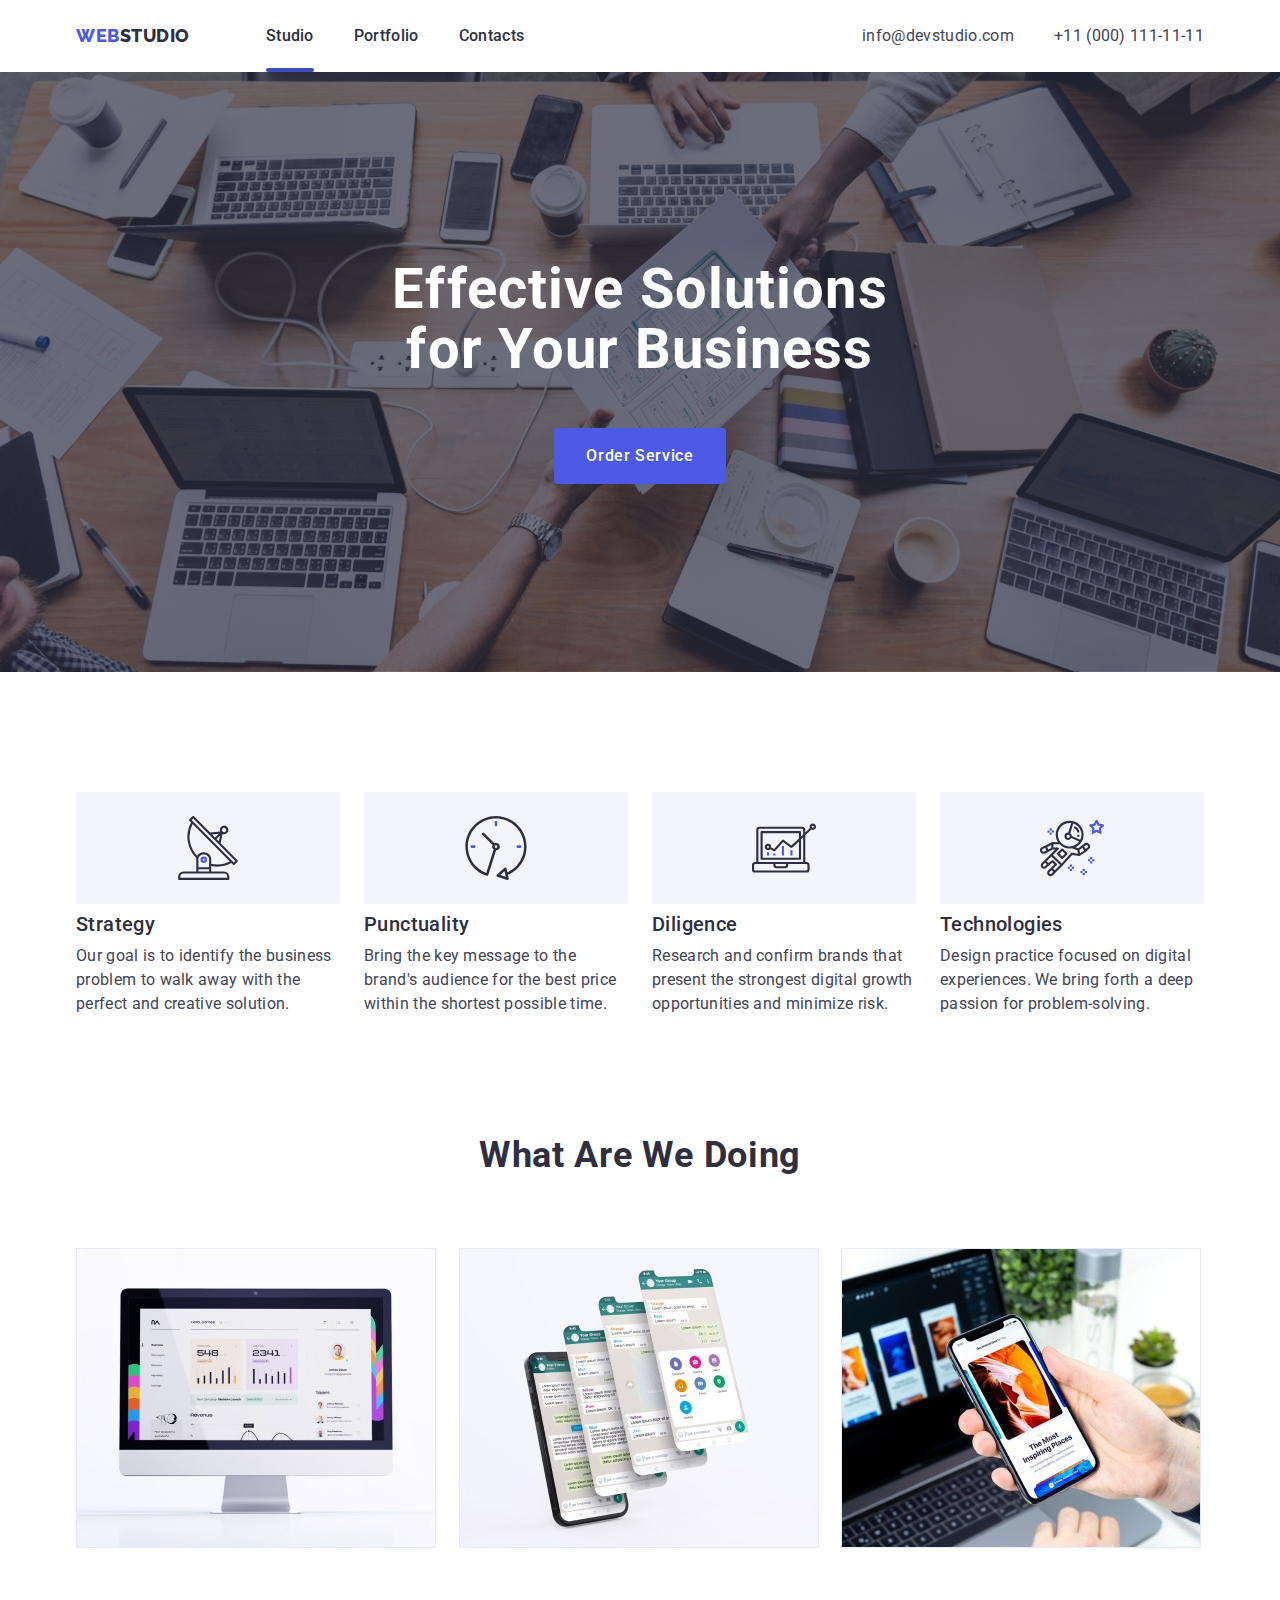
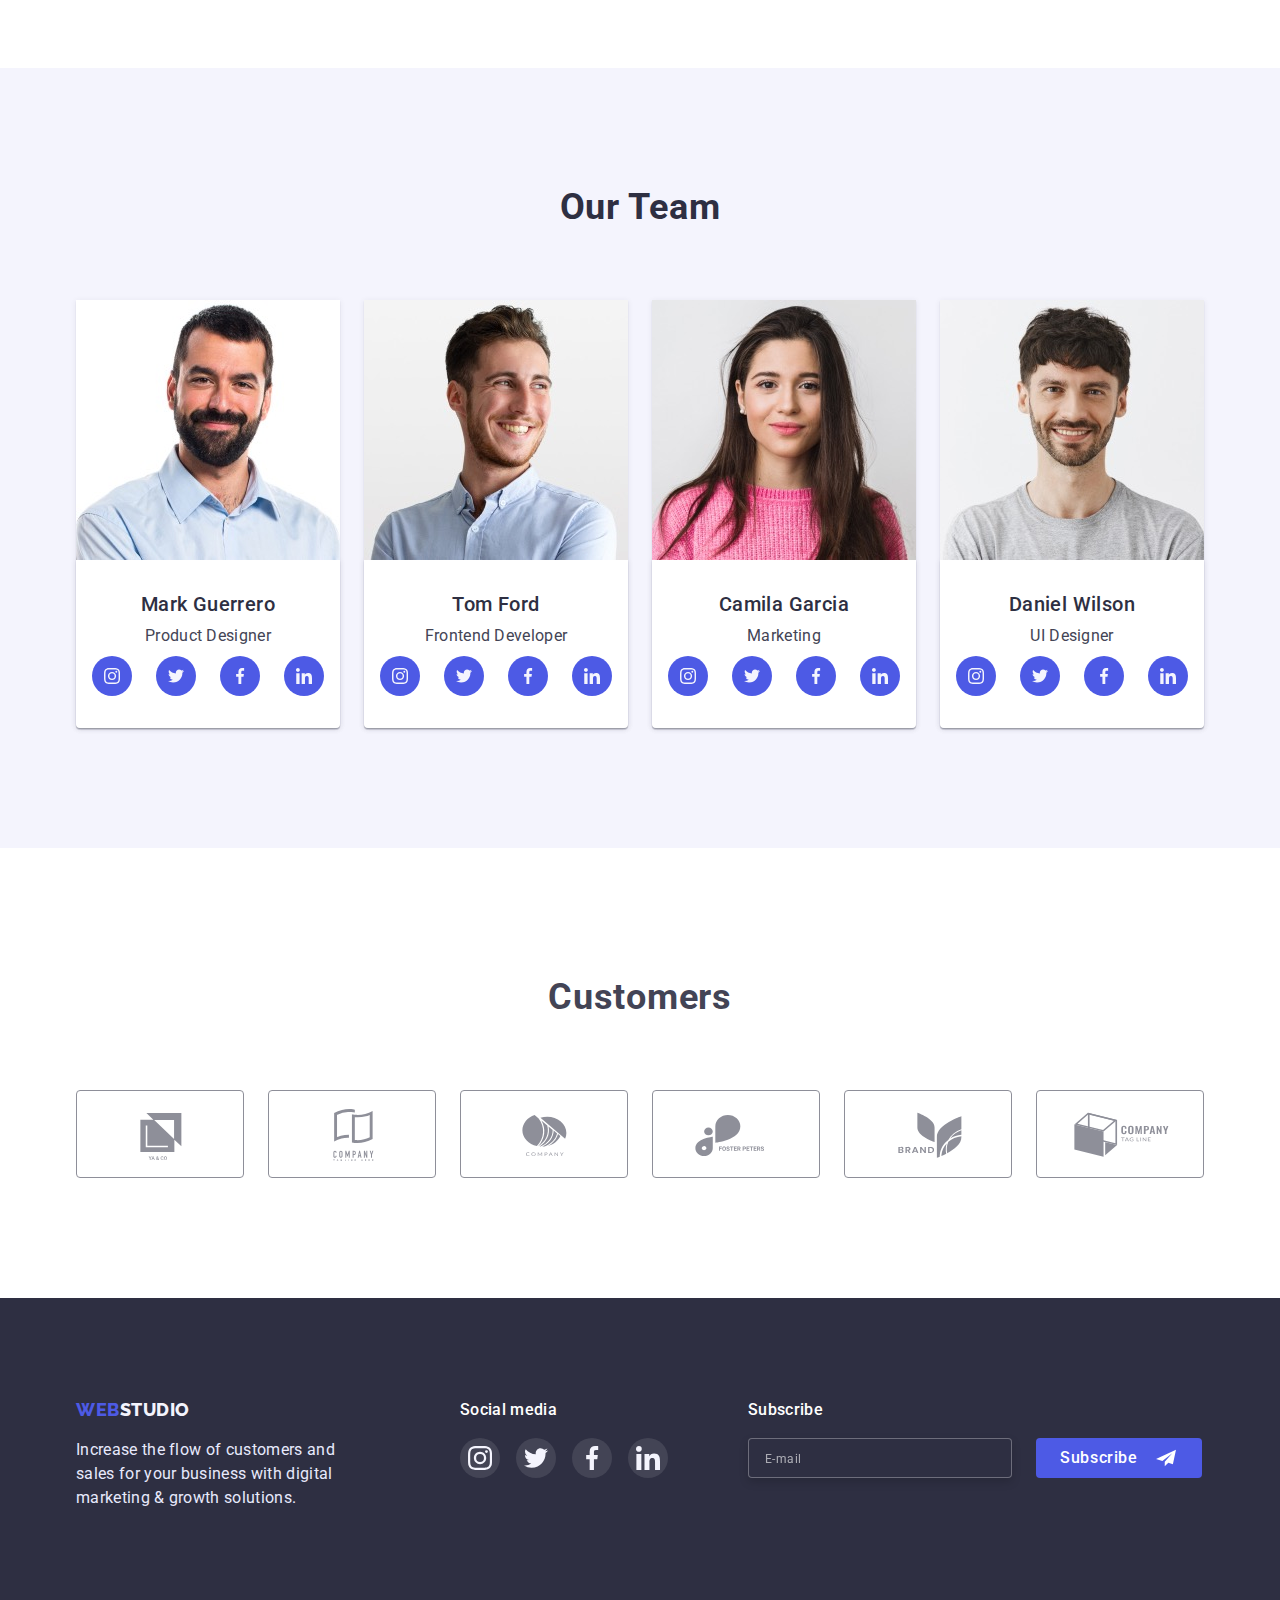
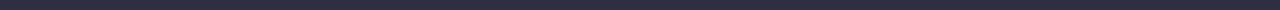
<file: index.html>
<!DOCTYPE html>
<html lang="en">

<head>
    <meta charset="UTF-8">
    <meta http-equiv="X-UA-Compatible" content="IE=edge">
    <meta name="viewport" content="width=device-width, initial-scale=1.0">
    <title>WebS &#128509;</title>
    <link rel="preconnect" href="https://fonts.googleapis.com">
    <link rel="preconnect" href="https://fonts.gstatic.com" crossorigin>
    <link rel="stylesheet" href="https://cdn.jsdelivr.net/npm/modern-normalize@1.1.0/modern-normalize.min.css">
    <link
        href="https://fonts.googleapis.com/css2?family=Raleway:wght@800&family=Roboto:wght@400;500;700;900&display=swap"
        rel="stylesheet">


    <link rel="stylesheet" href="./css/styles.css">
</head>


<body>
    <!-- =========HEADER=========== -->
    <header class="page-header">
        <div class="container nav-flex">
            <nav class="nav-flex">
                <a class="logo link" href="./index.html">Web<span class="logo-second-part">Studio</span></a>
                <ul class="list flex">
                    <li class="page-links"><a class="link text-characteristics underline-active"
                            href="./index.html">Studio</a></li>
                    <li class="page-links"><a class="link text-characteristics" href="./portfolio.html">Portfolio</a>
                    </li>
                    <li class="page-links"><a class="link text-characteristics" href="">Contacts</a></li>
                </ul>
            </nav>

            <address class="contacts flex">
                <ul class="flex list">
                    <li><a class="link contacts-text-characterictics"
                            href="mailto:info@devstudio.com">info@devstudio.com</a></li>
                    <li><a class="link contacts-text-characterictics" href="tel:+110001111111">+11 (000) 111-11-11</a>
                    </li>
                </ul>
            </address>

        </div>

    </header>
    <main>
        <!-- =========HERO============ -->
        <section class="hero">
            <div class="container">
                <h1 class="hero-promo">Effective Solutions
                    for Your Business</h1>
                <button class="hero-button" type="button" data-modal-open>Order Service</button>
            </div>
        </section>
        <!-- =====OUR ADVANTAGES======== -->
        <section class="section">
            <div class="container">
                <h2 hidden>Our Advantages</h2>
                <ul class="list list-of-advantages">
                    <li>
                        <div class="icon-buth">
                            <svg class="advantage-icons-list" width="64px" height="64px">
                                <use href="./images/sprite.svg#icon-antenna">
                                </use>
                            </svg>
                        </div>
                        <h3 class="advantage">Strategy</h3>
                        <p class="advantage-description">Our goal is to identify the business
                            problem to walk away with the perfect and creative solution.</p>
                    </li>
                    <li>
                        <div class="icon-buth">
                            <svg class="advantage-icons-list" width="64px" height="64px">
                                <use href="./images/sprite.svg#icon-clock"></use>
                            </svg>
                        </div>
                        <h3 class="advantage">Punctuality</h3>
                        <p class="advantage-description">Bring the key message to the brand's audience for the best
                            price within the shortest possible
                            time.</p>
                    </li>
                    <li>
                        <div class="icon-buth">
                            <svg class="advantage-icons-list" width="64px" height="64px">
                                <use href="./images/sprite.svg#icon-diagram"></use>
                            </svg>
                        </div>
                        <h3 class="advantage">Diligence</h3>
                        <p class="advantage-description">Research and confirm brands that present the strongest digital
                            growth opportunities and
                            minimize risk.</p>
                    </li>
                    <li>
                        <div class="icon-buth">
                            <svg class="advantage-icons-list" width="64px" height="64px">
                                <use href="./images/sprite.svg#icon-astronaut"></use>
                            </svg>
                        </div>
                        <h3 class="advantage">Technologies</h3>
                        <p class="advantage-description">Design practice focused on digital experiences. We bring forth
                            a deep passion for
                            problem-solving.</p>
                    </li>
                </ul>
            </div>
        </section>
        <!-- ======WHAT ARE WE DOING==== -->
        <section class="section section-correction">
            <div class="container">
                <h2 class="section-promo">What are we doing</h2>
                <ul class="list pictures-list">
                    <li class="pic"><img src="./images/mac-software.jpg" alt="PC Photo"></li>
                    <li class="pic"><img src="./images/mobile-aps.jpg" alt="phone picture"></li>
                    <li class="pic"><img src="./images/any-platform-solutions.jpg" alt="PC and Phone"></li>
                </ul>


            </div>
        </section>
        <!-- ==============OUR TEAM=================== -->
        <section class="section background">
            <div class="container">
                <h2 class="section-promo">Our Team</h2>
                <ul class="list list-of-employees">
                    <li class="cards-of-emloyees">
                        <img class="employees-photo" src="./images/mark-guerrero.jpg" alt="employee photo">
                        <div class="employee-information">
                            <h3 class="employee-name">Mark Guerrero</h3>
                            <p class="employee-position">Product Designer</p>
                            <ul class="social-list list">
                                <li class="social-list-item">
                                    <a href="" class="social-list-link">
                                        <svg class="social-list-icon" width="16" height="16">
                                            <use href="./images/sprite.svg#icon-instagram"></use>
                                        </svg>
                                    </a>
                                </li>
                                <li class="social-list-item">
                                    <a href="" class="social-list-link">
                                        <svg class="social-list-icon" width="16" height="16">
                                            <use href="./images/sprite.svg#icon-twitter"></use>
                                        </svg>
                                    </a>
                                </li>
                                <li class="social-list-item">
                                    <a href="" class="social-list-link">
                                        <svg class="social-list-icon" width="16" height="16">
                                            <use href="./images/sprite.svg#icon-facebook"></use>
                                        </svg>
                                    </a>
                                </li>
                                <li class="social-list-item">
                                    <a href="" class="social-list-link">
                                        <svg class="social-list-icon" width="16" height="16">
                                            <use href="./images/sprite.svg#icon-linkedin"></use>
                                        </svg>
                                    </a>
                                </li>
                            </ul>
                        </div>
                    </li>
                    <li class="cards-of-emloyees">
                        <img class="employees-photo" src="./images/tom-ford.jpg" alt="employee photo">
                        <div class="employee-information">
                            <h3 class="employee-name">Tom Ford</h3>
                            <p class="employee-position">Frontend Developer</p>
                            <ul class="social-list list">
                                <li class="social-list-item">
                                    <a href="" class="social-list-link">
                                        <svg class="social-list-icon" width="16" height="16">
                                            <use href="./images/sprite.svg#icon-instagram"></use>
                                        </svg>
                                    </a>
                                </li>
                                <li class="social-list-item">
                                    <a href="" class="social-list-link">
                                        <svg class="social-list-icon" width="16" height="16">
                                            <use href="./images/sprite.svg#icon-twitter"></use>
                                        </svg>
                                    </a>
                                </li>
                                <li class="social-list-item">
                                    <a href="" class="social-list-link">
                                        <svg class="social-list-icon" width="16" height="16">
                                            <use href="./images/sprite.svg#icon-facebook"></use>
                                        </svg>
                                    </a>
                                </li>
                                <li class="social-list-item">
                                    <a href="" class="social-list-link">
                                        <svg class="social-list-icon" width="16" height="16">
                                            <use href="./images/sprite.svg#icon-linkedin"></use>
                                        </svg>
                                    </a>
                                </li>
                            </ul>
                        </div>
                    </li>
                    <li class="cards-of-emloyees">
                        <img class="employees-photo" src="./images/camila-garcia.jpg" alt="employee photo">
                        <div class="employee-information">
                            <h3 class="employee-name">Camila Garcia</h3>
                            <p class="employee-position">Marketing</p>
                            <ul class="social-list list">
                                <li class="social-list-item">
                                    <a href="" class="social-list-link">
                                        <svg class="social-list-icon" width="16" height="16">
                                            <use href="./images/sprite.svg#icon-instagram"></use>
                                        </svg>
                                    </a>
                                </li>
                                <li class="social-list-item">
                                    <a href="" class="social-list-link">
                                        <svg class="social-list-icon" width="16" height="16">
                                            <use href="./images/sprite.svg#icon-twitter"></use>
                                        </svg>
                                    </a>
                                </li>
                                <li class="social-list-item">
                                    <a href="" class="social-list-link">
                                        <svg class="social-list-icon" width="16" height="16">
                                            <use href="./images/sprite.svg#icon-facebook"></use>
                                        </svg>
                                    </a>
                                </li>
                                <li class="social-list-item">
                                    <a href="" class="social-list-link">
                                        <svg class="social-list-icon" width="16" height="16">
                                            <use href="./images/sprite.svg#icon-linkedin"></use>
                                        </svg>
                                    </a>
                                </li>
                            </ul>
                        </div>
                    </li>
                    <li class="cards-of-emloyees">
                        <img class="employees-photo" src="./images/daniel-wilson.jpg" alt="employee photo">
                        <div class="employee-information">
                            <h3 class="employee-name">Daniel Wilson</h3>
                            <p class="employee-position">UI Designer</p>
                            <ul class="social-list list">
                                <li class="social-list-item">
                                    <a href="" class="social-list-link">
                                        <svg class="social-list-icon" width="16" height="16">
                                            <use href="./images/sprite.svg#icon-instagram"></use>
                                        </svg>
                                    </a>
                                </li>
                                <li class="social-list-item">
                                    <a href="" class="social-list-link">
                                        <svg class="social-list-icon" width="16" height="16">
                                            <use href="./images/sprite.svg#icon-twitter"></use>
                                        </svg>
                                    </a>
                                </li>
                                <li class="social-list-item">
                                    <a href="" class="social-list-link">
                                        <svg class="social-list-icon" width="16" height="16">
                                            <use href="./images/sprite.svg#icon-facebook"></use>
                                        </svg>
                                    </a>
                                </li>
                                <li class="social-list-item">
                                    <a href="" class="social-list-link">
                                        <svg class="social-list-icon" width="16" height="16">
                                            <use href="./images/sprite.svg#icon-linkedin"></use>
                                        </svg>
                                    </a>
                                </li>
                            </ul>
                        </div>
                    </li>
                </ul>
            </div>
        </section>
        <!-- =============OUR CLIENTS================== -->
        <section class="section section-customers-correction">
            <div class="container">
                <h2 class="our-customers-title">Customers</h2>
                <ul class="list customer-list-logo">
                    <li class="customer-list">
                        <a class="link customer-logo-link" href=""> <svg class="customer-logo" width="104px"
                                height="56px">
                                <use href="./images/sprite.svg#icon-Logo"></use>
                            </svg>
                        </a>
                    </li>
                    <li class="customer-list">
                        <a class="link customer-logo-link" href="">
                            <svg class="customer-logo" width="104px" height="56px">
                                <use href="./images/sprite.svg#icon-Logo-1"></use>
                            </svg>
                        </a>
                    </li>
                    <li class="customer-list">
                        <a class="link customer-logo-link" href="">
                            <svg class="customer-logo" width="104px" height="56px">
                                <use href="./images/sprite.svg#icon-Logo-2"></use>
                            </svg>
                        </a>
                    </li>
                    <li class="customer-list">
                        <a class="link customer-logo-link" href="">
                            <svg class="customer-logo" width="104px" height="56px">
                                <use href="./images/sprite.svg#icon-Logo-3"></use>
                            </svg>
                        </a>
                    </li>
                    <li class="customer-list">
                        <a class="link customer-logo-link" href="">
                            <svg class="customer-logo" width="104px" height="56px">
                                <use href="./images/sprite.svg#icon-Logo-4"></use>
                            </svg>
                        </a>
                    </li>
                    <li class="customer-list">
                        <a class="link customer-logo-link" href="">
                            <svg class="customer-logo" width="104px" height="56px">
                                <use href="./images/sprite.svg#icon-Logo-5"></use>
                            </svg>
                        </a>
                    </li>
                </ul>
            </div>
        </section>
    </main>
    <!-- =================FOOTER============================== -->
    <footer class="footer">
        <div class="container footer-container">
            <div class="left-side-footer">
                <a class="logo link footer-logo" href="./index.html">Web<span
                        class="logo-second-part-footer">Studio</span>
                </a>
                <p class="why-choose-us">Increase the flow of customers and sales for your business with digital
                    marketing &
                    growth solutions.
                </p>
            </div>
            <div class="right-side-footer">
                <p class="social-media">Social media</p>
                <ul class="social-media-links-footer list">
                    <li class="social-media-pages-footer">
                        <a href="" class="social-media-link">
                            <svg class="socia-lmedia-icons" width="24px" height="24px">
                                <use href="./images/sprite.svg#icon-instagram"></use>
                            </svg>
                        </a>
                    </li>
                    <li class="social-media-pages-footer">
                        <a href="" class="social-media-link">
                            <svg class="socia-lmedia-icons" width="24px" height="24px">
                                <use href="./images/sprite.svg#icon-twitter"></use>
                            </svg>
                        </a>
                    </li>
                    <li class="social-media-pages-footer">
                        <a href="" class="social-media-link">
                            <svg class="socia-lmedia-icons" width="24px" height="24px">
                                <use href="./images/sprite.svg#icon-facebook"></use>
                            </svg>
                        </a>
                    </li>
                    <li class="social-media-pages-footer">
                        <a href="" class="social-media-link">
                            <svg class="socia-lmedia-icons" width="24px" height="24px">
                                <use href="./images/sprite.svg#icon-linkedin"></use>
                            </svg>
                        </a>
                    </li>
                </ul>
            </div>
            <div class="max-right-side-footer">
                <p class="subscription-footer">Subscribe</p>
                <form class="subscription-form">
                    <input type="email" name="user_email" class="user-subscription-email" placeholder="E-mail" required>
                    <button type="submit" class="subscription-btn">Subscribe<svg class="subscription-btn-icon"
                            width="24px" height="20px">
                            <use href="./images/sprite.svg#icon-subscription"></use>
                        </svg>
                    </button>
                </form>
            </div>
        </div>
    </footer>
    <!-- ==================BACKDROP WINDOW====================== -->
    <div class="backdrop is-hidden" data-modal>
        <div class="modal">
            <button type="button" class="close-button" data-modal-close>
                <svg class="modal-close-btn-icon" width="8px" height="8px">
                    <use href="./images/sprite.svg#icon-close-icon"></use>
                </svg>
            </button>
            <p class="ask-for-info">Leave your contacts and we will call you back</p>
            <form class="modal-form">
                <label class="modal-form-field">
                    <span class="modal-form-input-desc">Name</span>
                    <span class="modal-form-input-wrapper">
                        <input type="text" name="user_name" class="modal-form-input" required pattern="[a-zA-Z]+"
                            minlength="2">
                        <svg class="modal-input-icon" width="12px" height="12px">
                            <use href="./images/sprite.svg#icon-user"></use>
                        </svg>
                    </span>
                </label>
                <label class="modal-form-field">
                    <span class="modal-form-input-desc">Phone</span>
                    <span class="modal-form-input-wrapper">
                        <input type="tel" name="user_phone" class="modal-form-input" required
                            pattern="[0-9]{3}-[0-9]{3}-[0-9]{4}" title="XXX-XXX-XXXX">
                        <svg class="modal-input-icon" width="13px" height="13px">
                            <use href="./images/sprite.svg#icon-phone"></use>
                        </svg>
                    </span>
                </label>
                <label class="modal-form-field">
                    <span class="modal-form-input-desc">Email</span>
                    <span class="modal-form-input-wrapper">
                        <input type="email" name="user_email" class="modal-form-input" required>
                        <svg class="modal-input-icon" width="15px" height="12px">
                            <use href="./images/sprite.svg#icon-email"></use>
                        </svg>
                    </span>
                </label>
                <label class="modal-form-field">
                    <span class="modal-form-input-desc">Comment</span>
                    <textarea name="user_message" class="modal-form-message" placeholder="Text input"></textarea>
                </label>
                <input id="user-policy" type="checkbox" name="user_accepted-privacy"
                    class="modal-form-check visually-hidden">
                <label for="user-policy" class="modal-form-check-desc">I accept the terms and conditions of the&nbsp;<a
                        class="policy-link-spec" href="">Privacy
                        Policy</a></label>
                <button type="submit" class="modal-form-submit">Send</button>
            </form>
        </div>
    </div>
    <script src="./js/modal.js"></script>
</body>

</html>
</file>
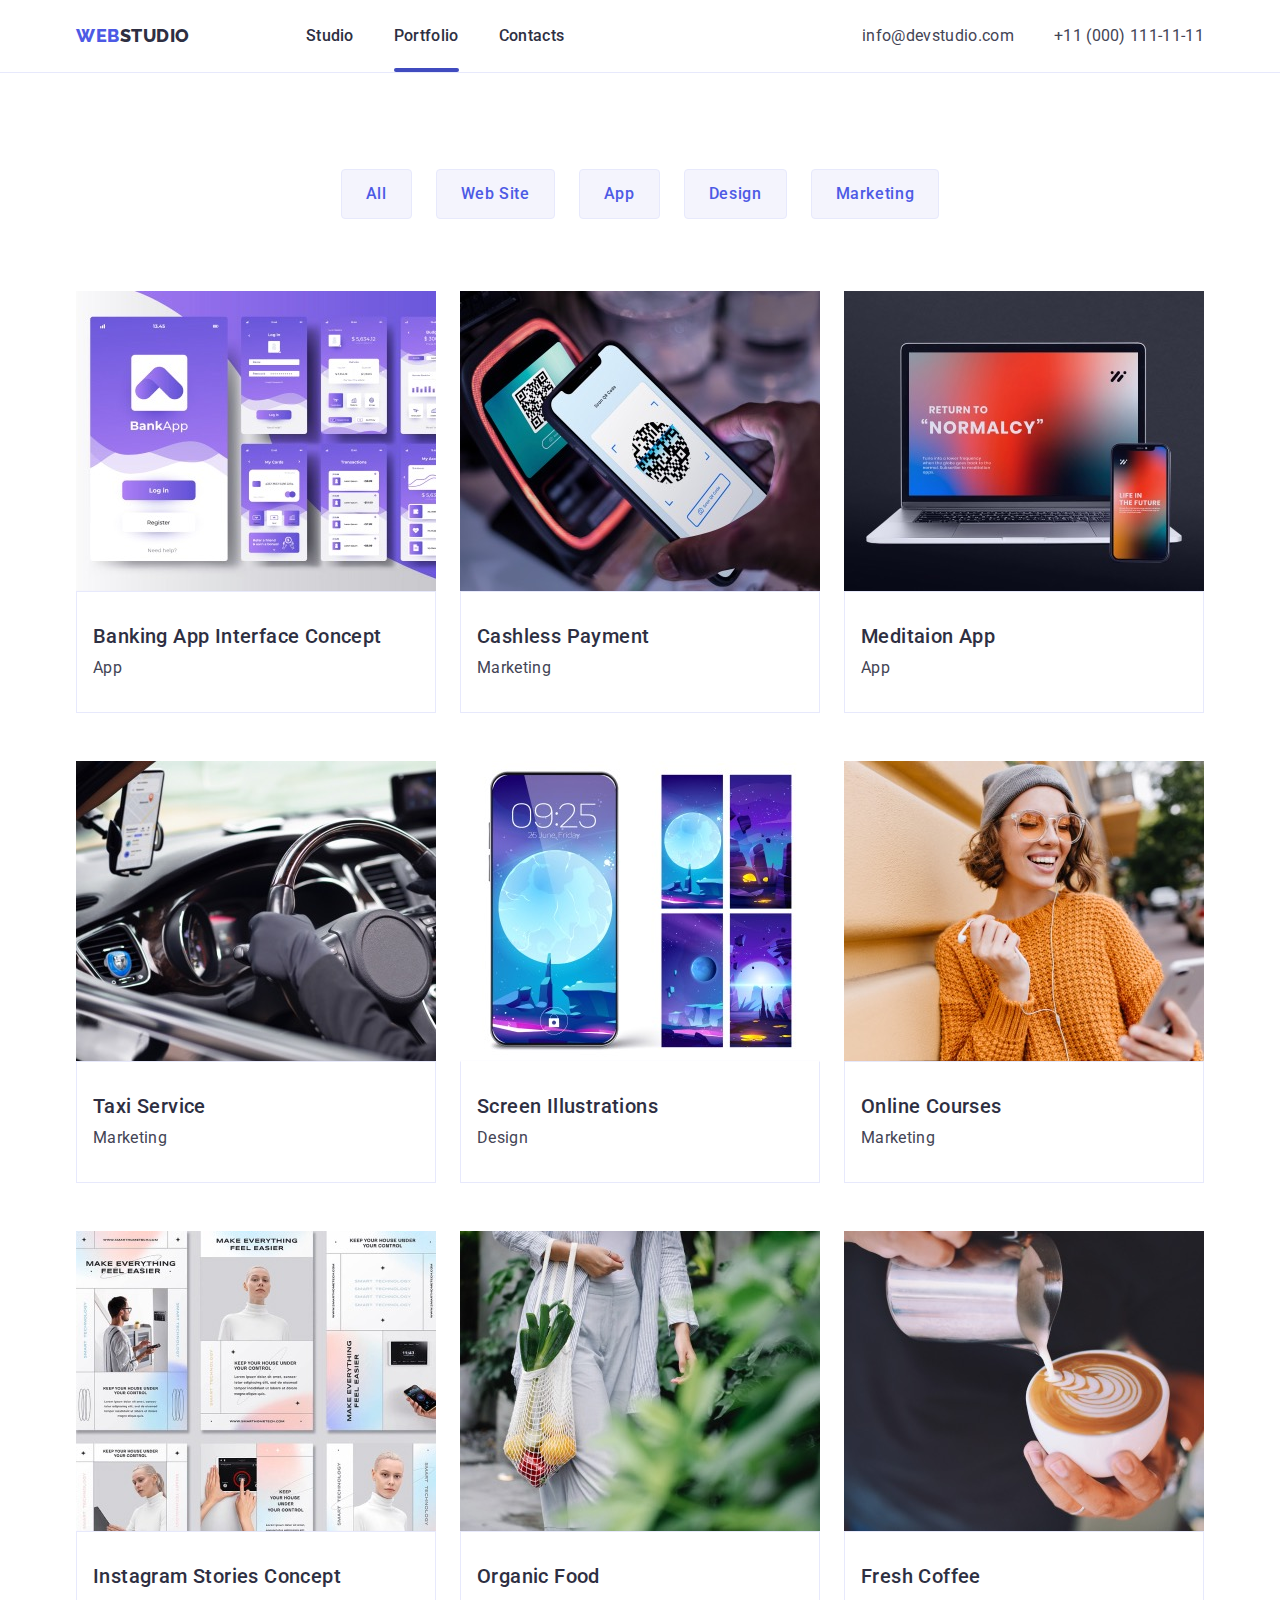
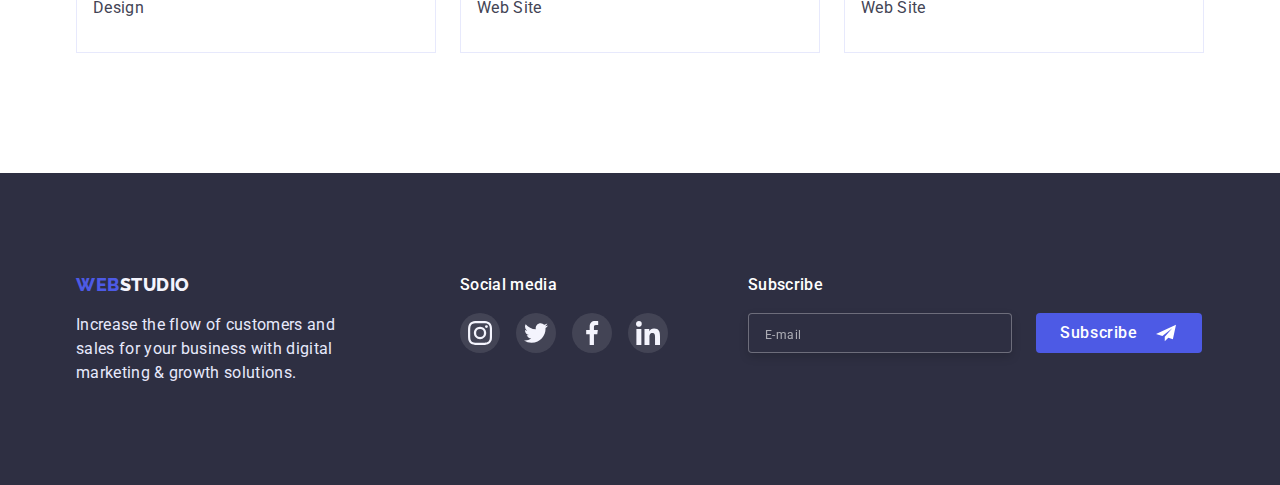
<file: portfolio.html>
<!DOCTYPE html>
<html lang="en">

<head>
    <meta charset="UTF-8">
    <meta http-equiv="X-UA-Compatible" content="IE=edge">
    <meta name="viewport" content="width=device-width, initial-scale=1.0">
    <title>WebS &#128509;</title>
    <link rel="preconnect" href="https://fonts.googleapis.com">
    <link rel="preconnect" href="https://fonts.gstatic.com" crossorigin>
    <link rel="stylesheet" href="https://cdn.jsdelivr.net/npm/modern-normalize@1.1.0/modern-normalize.min.css">
    <link
        href="https://fonts.googleapis.com/css2?family=Raleway:wght@800&family=Roboto:wght@400;500;700;900&display=swap"
        rel="stylesheet">


    <link rel="stylesheet" href="./css/styles.css">
</head>

<body>
    <!-- =========HEADER=========== -->
    <header class="page-header underline">
        <div class="container flex">
            <nav class="flex">
                <a class="logo link" href="./index.html">Web<span class="logo-second-part">Studio</span></a>
                <ul class="list flex">
                    <li class="page-links"><a class="link text-characteristics" href="./index.html">Studio</a></li>
                    <li class="page-links"><a class="link text-characteristics underline-active" href="./portfolio.html">Portfolio</a></li>
                    <li class="page-links"><a class="link text-characteristics" href="">Contacts</a></li>
                </ul>
            </nav>

            <address class="contacts flex">
                <ul class="flex list">
                    <li><a class="link contacts-text-characterictics"
                            href="mailto:info@devstudio.com">info@devstudio.com</a></li>
                    <li><a class="link contacts-text-characterictics" href="tel:+110001111111">+11 (000) 111-11-11</a>
                    </li>
                </ul>
            </address>

        </div>

    </header>
    <!-- ===============MAIN SECTION============== -->
    <section class="portfolio-maim-section">
        <div class="container">
            <h1 hidden> Our Services</h1>
            <ul class="button-list list">
                <li><button class="button-specs" type="button">All</button></li>
                <li><button class="button-specs" type="button">Web Site</button></li>
                <li><button class="button-specs" type="button">App</button></li>
                <li><button class="button-specs" type="button">Design</button></li>
                <li><button class="button-specs" type="button">Marketing</button></li>
            </ul>
            <ul class="list sevices-cards">
                <li class="services-cards-items"><a class="link cards-link" href="">
                        <div class="overlay"><img src="./images/banking-app-interface1.jpg"
                                alt="Banking App Interface Concept">
                            <p class="cards-layover">14 Stylish and User-Friendly App Design Concepts · Task Manager App
                                ·
                                Calorie Tracker App · Exotic Fruit Ecommerce App · Cloud Storage App</p>
                        </div>
                        <div class="cards-info">
                            <h2 class="type-of-product">Banking App Interface Concept</h2>
                            <p class="type-of-sphear">App</p>
                        </div>
                    </a>
                </li>
                <li class="services-cards-items"><a class="link cards-link" href="">
                        <div class="overlay"><img src="./images/cashless-payment2.jpg" alt="Cashless Payment">
                            <p class="cards-layover">14 Stylish and User-Friendly App Design Concepts · Task Manager App
                                ·
                                Calorie Tracker App · Exotic Fruit Ecommerce App · Cloud Storage App</p>
                        </div>
                        <div class="cards-info">
                            <h2 class="type-of-product">Cashless Payment</h2>
                            <p class="type-of-sphear">Marketing</p>
                        </div>
                    </a>
                </li>
                <li class="services-cards-items"><a class="link cards-link" href="">
                        <div class="overlay"><img src="./images/meditation-app3.jpg" alt="Meditaion App">
                            <p class="cards-layover">14 Stylish and User-Friendly App Design Concepts · Task Manager App
                                ·
                                Calorie Tracker App · Exotic Fruit Ecommerce App · Cloud Storage App</p>
                        </div>
                        <div class="cards-info">
                            <h2 class="type-of-product">Meditaion App</h2>
                            <p class="type-of-sphear">App</p>
                        </div>
                    </a>
                </li>
                <li class="services-cards-items"><a class="link cards-link" href="">
                        <div class="overlay"><img src="./images/taxi-services2-1.jpg" alt="Taxi Service">
                            <p class="cards-layover">14 Stylish and User-Friendly App Design Concepts · Task Manager App
                                ·
                                Calorie Tracker App · Exotic Fruit Ecommerce App · Cloud Storage App</p>
                        </div>
                        <div class="cards-info">
                            <h2 class="type-of-product">Taxi Service</h2>
                            <p class="type-of-sphear">Marketing</p>
                        </div>
                    </a>
                </li>
                <li class="services-cards-items"><a class="link cards-link" href="">
                        <div class="overlay"><img src="./images/screen-illustrations2-2.jpg" alt="Screen Illustrations">
                            <p class="cards-layover">14 Stylish and User-Friendly App Design Concepts · Task Manager App
                                ·
                                Calorie Tracker App · Exotic Fruit Ecommerce App · Cloud Storage App</p>
                        </div>
                        <div class="cards-info cards-info-no-up-border">
                            <h2 class="type-of-product">Screen Illustrations</h2>
                            <p class="type-of-sphear">Design</p>
                        </div>
                    </a>
                </li>
                <li class="services-cards-items"><a class="link cards-link" href="">
                        <div class="overlay"><img src="./images/online-courses2-3.jpg" alt="Online Courses">
                            <p class="cards-layover">14 Stylish and User-Friendly App Design Concepts · Task Manager App
                                ·
                                Calorie Tracker App · Exotic Fruit Ecommerce App · Cloud Storage App</p>
                        </div>
                        <div class="cards-info">
                            <h2 class="type-of-product">Online Courses</h2>
                            <p class="type-of-sphear">Marketing</p>
                        </div>
                    </a>
                </li>
                <li class="services-cards-items"><a class="link cards-link" href="">
                        <div class="overlay"><img src="./images/instagram-stories3-1.jpg"
                                alt="Instagram Stories Concept">
                            <p class="cards-layover">14 Stylish and User-Friendly App Design Concepts · Task Manager App
                                ·
                                Calorie Tracker App · Exotic Fruit Ecommerce App · Cloud Storage App</p>
                        </div>
                        <div class="cards-info">
                            <h2 class="type-of-product">Instagram Stories Concept</h2>
                            <p class="type-of-sphear">Design</p>
                        </div>
                    </a>
                </li>
                <li class="services-cards-items"><a class="link cards-link" href="">
                        <div class="overlay"><img src="./images/organic-food3-2.jpg" alt="Organic Food">
                            <p class="cards-layover">14 Stylish and User-Friendly App Design Concepts · Task Manager App
                                ·
                                Calorie Tracker App · Exotic Fruit Ecommerce App · Cloud Storage App</p>
                        </div>
                        <div class="cards-info">
                            <h2 class="type-of-product">Organic Food</h2>
                            <p class="type-of-sphear">Web Site</p>
                        </div>
                    </a>
                </li>
                <li class="services-cards-items"><a class="link cards-link" href="">
                        <div class="overlay"><img src="./images/fresh-coffee3-3.jpg" alt="Fresh Coffee">
                            <p class="cards-layover">14 Stylish and User-Friendly App Design Concepts · Task Manager App
                                ·
                                Calorie Tracker App · Exotic Fruit Ecommerce App · Cloud Storage App</p>
                        </div>
                        <div class="cards-info">
                            <h2 class="type-of-product">Fresh Coffee</h2>
                            <p class="type-of-sphear">Web Site</p>
                        </div>
                    </a>
                </li>
            </ul>

        </div>
    </section>
    <!-- ==============FOOTER===================== -->
    <footer class="footer">
        <div class="container footer-container">
            <div class="left-side-footer">
                <a class="logo link footer-logo" href="./index.html">Web<span class="logo-second-part-footer">Studio</span>
                </a>
                <p class="why-choose-us">Increase the flow of customers and sales for your business with digital
                    marketing &
                    growth solutions.
                </p>
            </div>
            <div class="right-side-footer">
                <p class="social-media">Social media</p>
                <ul class="social-media-links-footer list">
                    <li class="social-media-pages-footer">
                        <a href="" class="social-media-link">
                            <svg class="socia-lmedia-icons" width="24px" height="24px">
                                <use href="./images/sprite.svg#icon-instagram"></use>
                            </svg>
                        </a>
                    </li>
                    <li class="social-media-pages-footer">
                        <a href="" class="social-media-link">
                            <svg class="socia-lmedia-icons" width="24px" height="24px">
                                <use href="./images/sprite.svg#icon-twitter"></use>
                            </svg>
                        </a>
                    </li>
                    <li class="social-media-pages-footer">
                        <a href="" class="social-media-link">
                            <svg class="socia-lmedia-icons" width="24px" height="24px">
                                <use href="./images/sprite.svg#icon-facebook"></use>
                            </svg>
                        </a>
                    </li>
                    <li class="social-media-pages-footer">
                        <a href="" class="social-media-link">
                            <svg class="socia-lmedia-icons" width="24px" height="24px">
                                <use href="./images/sprite.svg#icon-linkedin"></use>
                            </svg>
                        </a>
                    </li>
                </ul>
            </div>
            <div class="max-right-side-footer">
                <p class="subscription-footer">Subscribe</p>
                <form class="subscription-form">
                    <input type="email" name="user_email" class="user-subscription-email" placeholder="E-mail" required>
                    <button type="submit" class="subscription-btn">Subscribe<svg class="subscription-btn-icon" width="24px"
                            height="20px">
                            <use href="./images/sprite.svg#icon-subscription"></use>
                        </svg>
                    </button>
                </form>
            </div>
        </div>
    </footer>

</body>

</html>
</file>
<file: css/styles.css>
.list {
  list-style: none;
}
.link {
  text-decoration: none;
}
img {
  display: block;
  max-width: 100%;
  height: auto;
}
h1,
h2,
h3,
h4,
h5,
p {
  margin-top: 0;
  margin-bottom: 0;
}
ul,
ol {
  margin-top: 0;
  margin-bottom: 0;
  padding-left: 0;
}
img {
  display: block;
}
button {
  cursor: pointer;
}
body {
  font-family: "Roboto", sans-serif;
  color: #434455;
  margin: 0;
}
.container {
  width: 1158px;
  margin-left: auto;
  margin-right: auto;
  padding-left: 15px;
  padding-right: 15px;
}
.section {
  padding-top: 120px;
  padding-bottom: 120px;
}
.visually-hidden {
  position: absolute;
  width: 1px;
  height: 1px;
  margin: -1px;
  padding: 0;
  overflow: hidden;
  border: 0;
  clip: rect(0 0 0 0);
}

/* =========================HEADER================================ */
.flex {
  display: flex;
  position: relative;
  column-gap: 40px;
}
.nav-flex {
  display: flex;
}
.page-header {
  padding-top: 24px;
  padding-bottom: 24px;
}
.page-links {
  display: flex;
  position: relative;
}

.logo {
  font-family: "Raleway";
  font-weight: 800;
  font-size: 18px;
  line-height: 1.34;
  display: flex;
  align-items: center;
  letter-spacing: 0.03em;
  text-transform: uppercase;
  color: #4d5ae5;
  margin-right: 76px;
}

.underline-active::after {
  display: inline-block;
  position: absolute;
  content: "";
  left: 0px;
  top: 44px;
  width: 100%;
  height: 4px;
  background: #404bbf;
  border-radius: 2px;
}
.logo-second-part {
  color: #2e2f42;
}
.contacts {
  font-style: normal;
  margin-left: auto;
}
.text-characteristics {
  font-weight: 500;
  font-size: 16px;
  line-height: 24px;
  letter-spacing: 0.02em;
  color: #2e2f42;
  transition: color 250ms cubic-bezier(0.4, 0, 0.2, 1);
}
.contacts-text-characterictics {
  font-weight: 400;
  font-size: 16px;
  line-height: 24px;
  letter-spacing: 0.02em;
  color: #434455;
  transition: color 250ms cubic-bezier(0.4, 0, 0.2, 1);
}

.text-characteristics:hover,
.text-characteristics:focus,
.contacts-text-characterictics:hover,
.contacts-text-characterictics:focus {
  color: #404bbf;
}

/* =========================/HEADER================================ */
/* =========================HERO=================================== */
.hero {
  background: #2e2f42;
  padding-top: 188px;
  padding-bottom: 188px;
  background-image: linear-gradient(
      rgba(46, 47, 66, 0.7),
      rgba(46, 47, 66, 0.7)
    ),
    url("../images/people-office.jpg");
  background-repeat: no-repeat;
  background-size: auto auto;
  background-position: 50% 50%;
}
.hero-promo {
  font-weight: 700;
  font-size: 56px;
  line-height: 1.07;
  text-align: center;
  letter-spacing: 0.02em;
  color: #ffffff;
  display: flex;
  flex-wrap: wrap;
  max-width: 496px;
  margin-left: auto;
  margin-right: auto;
  margin-bottom: 48px;
}

.hero-button {
  font-weight: 500;
  font-size: 16px;
  line-height: 1.5;
  display: flex;
  align-items: center;
  letter-spacing: 0.04em;
  color: #ffffff;
  background: #4d5ae5;
  border-radius: 4px;
  margin-left: auto;
  margin-right: auto;
  padding: 16px 32px;
  border: none;
  transition: background-color 250ms cubic-bezier(0.4, 0, 0.2, 1);
}
.hero-button:hover,
.hero-button:focus {
  background-color: #404bbf;
}
/* =========================/HERO=================================== */
/* =========================OUR ADVANTAGES========================== */
.list-of-advantages {
  display: flex;
  column-gap: 24px;
}
.icon-buth {
  background-color: #f4f4fd;
  margin-bottom: 8px;
  width: 264px;
  height: 112px;
  display: flex;
  justify-content: center;
  align-items: center;
}
.advantage {
  font-weight: 500;
  font-size: 20px;
  line-height: 1.2;
  letter-spacing: 0.02em;
  color: #2e2f42;
  margin-bottom: 8px;
}
.advantage-description {
  font-weight: 400;
  font-size: 16px;
  line-height: 24px;
  letter-spacing: 0.02em;
  color: #434455;
}
.location {
  display: flex;
  justify-content: center;
  align-content: center;
}
/* =========================/OUR ADVANTAGES========================== */
/* =========================WHAT ARE WE DOING======================== */
.section-promo {
  font-weight: 700;
  font-size: 36px;
  line-height: 1.11;
  text-align: center;
  letter-spacing: 0.02em;
  text-transform: capitalize;
  color: #2e2f42;
  margin-bottom: 72px;
}
.section-correction {
  padding-top: 0;
}
.pictures-list {
  display: flex;
  flex-wrap: wrap;
  margin-left: -20px;
  margin-top: -20px;
}
.pic {
  display: flex;
  flex-basis: calc(100% / 3 - 20px);
  margin-left: 20px;
  margin-top: 20px;
}
/* =========================/WHAT ARE WE DOING======================== */
/* =========================OUR TEAM================================== */
.background {
  background: #f4f4fd;
}

.list-of-employees {
  display: flex;
  flex-wrap: wrap;
  margin-left: -24px;
  margin-top: -24px;
}
.cards-of-emloyees {
  flex-basis: calc(100% / 4 - 24px);
  margin-left: 24px;
  margin-top: 24px;
  box-shadow: 0px 1px 6px rgba(46, 47, 66, 0.08),
    0px 1px 1px rgba(46, 47, 66, 0.16), 0px 2px 1px rgba(46, 47, 66, 0.08);
  border-radius: 0px 0px 4px 4px;
}
.employee-information {
  background: #ffffff;
  box-shadow: 0px 1px 6px rgba(46, 47, 66, 0.08),
    0px 1px 1px rgba(46, 47, 66, 0.16), 0px 2px 1px rgba(46, 47, 66, 0.08);
  border-radius: 0px 0px 4px 4px;
  padding: 32px 16px 32px 16px;
}
.employee-name {
  display: flex;
  justify-content: center;
  margin-bottom: 8px;
  font-weight: 500;
  font-size: 20px;
  line-height: 1.2;
  text-align: center;
  letter-spacing: 0.02em;
  color: #2e2f42;
}
.employee-position {
  display: flex;
  justify-content: center;
  margin-bottom: 8px;
  font-weight: 400;
  font-size: 16px;
  line-height: 1.5;
  text-align: center;
  letter-spacing: 0.02em;
  color: #434455;
}
.social-list-link {
  display: flex;
  justify-content: center;
  align-items: center;
  width: 40px;
  height: 40px;
  border-radius: 50%;
  background-color: #4d5ae5;
  transition: background-color 250ms cubic-bezier(0.4, 0, 0.2, 1);
}
.social-list {
  display: flex;
  justify-content: center;
  gap: 24px;
}
.social-list-icon {
  fill: #ffffff;
}
.social-list-link:hover,
.social-list-link:focus {
  background-color: #404bbf;
}

/* =========================/OUR TEAM================================== */
/* =========================CUSTOMERS================================== */
.our-customers-title {
  font-weight: 700;
  font-size: 36px;
  line-height: 1.11;
  text-align: center;
  letter-spacing: 0.02em;
  text-transform: capitalize;
  margin-bottom: 72px;
}
.customer-list-logo {
  display: flex;
  flex-wrap: wrap;
  gap: 24px;
}
.section-customers-correction {
  padding-top: 130px;
}
.customer-logo-link {
  display: flex;
  justify-content: center;
  align-items: center;
  box-sizing: border-box;
  border: 1px solid #8e8f99;
  border-radius: 4px;
  width: 168px;
  height: 88px;
  fill: #8e8f99;
  transition: fill 250ms cubic-bezier(0.4, 0, 0.2, 1),
    border 250ms cubic-bezier(0.4, 0, 0.2, 1);
}
.customer-logo-link:hover,
.cutomer-logo-link:focus {
  fill: #404bbf;
  border: 1px solid #404bbf;
  border-radius: 4px;
}
/* =========================/CUSTOMERS================================== */
/* =========================FOOTER===================================== */
.footer {
  background: #2e2f42;
}
.logo-second-part-footer {
  color: #f4f4fd;
}
.why-choose-us {
  font-weight: 400;
  font-size: 16px;
  line-height: 1.5;
  letter-spacing: 0.02em;
  color: #e7e9fc;
  display: flex;
  flex-wrap: wrap;
  max-width: 264px;
}
.right-side-footer {
  margin-left: 120px;
}
.footer-container {
  display: flex;
  padding-top: 100px;
  padding-bottom: 100px;
}
.footer-logo {
  margin-bottom: 16px;
}
.social-media {
  font-weight: 500;
  font-size: 16px;
  line-height: 1.5;
  letter-spacing: 0.02em;
  margin-bottom: 16px;
  color: #ffffff;
}
.social-media-link {
  display: flex;
  justify-content: center;
  align-items: center;
  width: 40px;
  height: 40px;
  border-radius: 50%;
  background: rgba(255, 255, 255, 0.1);
  transition: background-color 250ms cubic-bezier(0.4, 0, 0.2, 1);
}
.social-media-links-footer {
  display: flex;
  gap: 16px;
}
.social-media-link:hover,
.social-media-link:focus {
  background-color: #31d0aa;
}
.subscription-footer {
  font-weight: 500;
  font-size: 16px;
  line-height: 1.5;
  letter-spacing: 0.02em;
  color: #ffffff;
  margin-bottom: 16px;
}
.max-right-side-footer {
  margin-left: 80px;
}
.subscription-form {
  display: flex;
}
.subscription-btn {
  margin-left: 24px;
  font-weight: 500;
  font-size: 16px;
  line-height: 1.5;
  letter-spacing: 0.04em;
  display: flex;
  align-items: center;
  color: #ffffff;
  background: #4d5ae5;
  border-radius: 4px;
  padding: 8px 24px;
  border: none;
  transition: background-color 250ms cubic-bezier(0.4, 0, 0.2, 1);
}

.subscription-btn:hover,
.subscription-btn:focus {
  background-color: #404bbf;
}
.subscription-btn-icon {
  fill: #ffffff;
  margin-left: 16px;
}
.user-subscription-email {
  width: 264px;
  height: 40px;
  background: #2e2f42;
  outline: none;
  color: #ffffff;
  padding: 8px 16px;
  border: 1px solid rgba(255, 255, 255, 0.3);
  filter: drop-shadow(0px 4px 4px rgba(0, 0, 0, 0.15));
  border-radius: 4px;
}
.user-subscription-email::placeholder {
  font-weight: 400;
  font-size: 12px;
  line-height: 2;
  letter-spacing: 0.04em;
  color: rgba(255, 255, 255, 0.6);
}
/* =========================/FOOTER===================================== */
/* =========================PORTFOLIO=================================== */
/* =========================HEADER====================================== */
.underline {
  border-bottom: 1px solid #e7e9fc;
}
/* =========================/HEADER====================================== */
/* =========================MAIN========================================= */
.button-list {
  display: flex;
  justify-content: center;
  column-gap: 24px;
  margin-bottom: 72px;
}
.button-specs {
  background: #f4f4fd;
  border: 1px solid #e7e9fc;
  border-radius: 4px;
  font-weight: 500;
  font-size: 16px;
  line-height: 1.5;
  letter-spacing: 0.04em;
  color: #4d5ae5;
  padding: 12px 24px;
  transition: background-color 250ms cubic-bezier(0.4, 0, 0.2, 1),
    color 250ms cubic-bezier(0.4, 0, 0.2, 1),
    box-shadow 250ms cubic-bezier(0.4, 0, 0.2, 1);
}

.portfolio-maim-section {
  padding-top: 96px;
  padding-bottom: 120px;
}
.button-specs:hover,
.button-specs:focus {
  background: #404bbf;
  color: #ffffff;
  box-shadow: 0px 3px 1px rgba(0, 0, 0, 0.1), 0px 2px 1px rgba(0, 0, 0, 0.08),
    0px 2px 2px rgba(0, 0, 0, 0.12);
  border-radius: 4px;
}
.sevices-cards {
  display: flex;
  flex-wrap: wrap;
  margin-top: -48px;
  margin-left: -24px;
}
.services-cards-items {
  flex-basis: calc(100% / 3 - 24px);
  margin-top: 48px;
  margin-left: 24px;
  transition: box-shadow 250ms cubic-bezier(0.4, 0, 0.2, 1);
}
.services-cards-items:hover,
.services-cards-items:focus {
  box-shadow: 0px 1px 6px rgba(46, 47, 66, 0.08),
    0px 1px 1px rgba(46, 47, 66, 0.16), 0px 2px 1px rgba(46, 47, 66, 0.08);
}
.cards-info {
  background: #ffffff;
  border: 1px solid #e7e9fc;
  padding: 32px 16px;
}
.type-of-product {
  font-weight: 500;
  font-size: 20px;
  line-height: 1.2;
  letter-spacing: 0.02em;
  color: #2e2f42;
  margin-bottom: 8px;
}
.type-of-sphear {
  font-weight: 400;
  font-size: 16px;
  line-height: 1.5;
  letter-spacing: 0.02em;
  color: #434455;
}
.cards-info-no-up-border {
  border-top: 1px solid #ffffff;
}
.cards-layover {
  position: absolute;
  left: 0;
  top: 0;
  overflow: auto;
  width: 100%;
  height: 100%;
  font-weight: 400;
  font-size: 16px;
  line-height: 1.5;
  letter-spacing: 0.02em;
  color: #f4f4fd;
  background-color: #4d5ae5;
  padding: 40px 32px;
  transform: translate(0, 100%);
  transition: transform 250ms cubic-bezier(0.4, 0, 0.2, 1);
}
.cards-link {
  display: block;
}
.overlay {
  position: relative;
  overflow: hidden;
}
.cards-link:hover .cards-layover,
.cards-link:focus .cards-layover {
  transform: translate(0, 0);
}
/* =============================MODAL WINDOW====================== */
.backdrop {
  position: fixed;
  top: 0;
  left: 0;
  z-index: 100;
  width: 100%;
  height: 100%;
  background-color: rgba(46, 47, 66, 0.4);

  transition: opacity 250ms cubic-bezier(0.4, 0, 0.2, 1),
    visibility 250ms cubic-bezier(0.4, 0, 0.2, 1);
}
.backdrop.is-hidden {
  opacity: 0;
  visibility: hidden;
  pointer-events: none;
}
.modal {
  position: absolute;
  display: flexbox;
  top: 50%;
  left: 50%;
  transform: translate(-50%, -50%);
  width: 408px;
  height: 576px;
  background: #fcfcfc;
  box-shadow: 0px 1px 1px rgba(0, 0, 0, 0.14), 0px 1px 3px rgba(0, 0, 0, 0.12),
    0px 2px 1px rgba(0, 0, 0, 0.2);
  border-radius: 4px;
  padding: 24px;
}
.close-button {
  position: absolute;
  top: 24px;
  right: 24px;
  display: flex;
  justify-content: center;
  align-items: center;
  background-color: #e7e9fc;
  border: 1px solid rgba(0, 0, 0, 0.1);
  border-radius: 50%;
  width: 24px;
  height: 24px;
  padding: 0;
  transition: background-color 250ms cubic-bezier(0.4, 0, 0.2, 1);
}
.close-button:hover,
.close-button:focus {
  background-color: #404bbf;
}
.modal-close-btn-icon {
  transition: fill 250ms cubic-bezier(0.4, 0, 0.2, 1);
}
.close-button:hover .modal-close-btn-icon,
.close-button:focus .modal-close-btn-icon {
  fill: #ffffff;
}

/* =============================/MODAL WINDOW====================== */
/* ==============================MODAL FORM====================== */
.ask-for-info {
  margin-top: 48px;
  margin-left: auto;
  margin-right: auto;
  font-weight: 500;
  font-size: 16px;
  line-height: 1.5;
  text-align: center;
  letter-spacing: 0.02em;
  color: #2e2f42;
  margin-bottom: 16px;
}
.modal-form {
  display: flex;
  flex-direction: column;
}
.modal-form-input {
  width: 100%;
  height: 40px;
  border: 1px solid rgba(33, 33, 33, 0.2);
  border-radius: 4px;
  padding-left: 38px;
  transition: border-color 250ms cubic-bezier(0.4, 0, 0.2, 1);
}
.modal-form-input:focus {
  outline: none;
  border-color: #4d5ae5;
}
.modal-form-input-desc {
  display: block;
  font-weight: 400;
  font-size: 12px;
  line-height: 1.17;
  letter-spacing: 0.01em;
  color: #8e8f99;
  margin-bottom: 4px;
}
.modal-form-field {
  margin-bottom: 8px;
}
.modal-form-input-wrapper {
  display: block;
  position: relative;
}
.modal-input-icon {
  position: absolute;
  top: 50%;
  left: 16px;
  margin-right: 4px;
  transform: translate(0, -50%);
  transition: fill 250ms cubic-bezier(0.4, 0, 0.2, 1);
}
.modal-form-input:focus + .modal-input-icon {
  fill: #4d5ae5;
}
.modal-form-message {
  resize: none;
  width: 100%;
  height: 120px;
  border: 1px solid rgba(33, 33, 33, 0.2);
  border-radius: 4px;
  padding: 8px 16px;
  transition: border-color 250ms cubic-bezier(0.4, 0, 0.2, 1);
}
.modal-form-message:focus {
  outline: none;
  border-color: #4d5ae5;
}

.modal-form-message::placeholder {
  font-weight: 400;
  font-size: 12px;
  line-height: 1.17;
  letter-spacing: 0.04em;
  color: rgba(117, 117, 117, 0.5);
}
.modal-form-check-desc {
  display: flex;
  align-items: center;
  font-weight: 400;
  font-size: 12px;
  line-height: 1.7;
  letter-spacing: 0.04em;
  color: #757575;
  margin-bottom: 24px;
}
.modal-form-check-desc::before {
  display: block;
  cursor: pointer;
  width: 16px;
  height: 16px;
  border: 1.25px solid #2e2f42;
  border-radius: 2px;
  content: "";
  transition: border-color 250ms cubic-bezier(0.4, 0, 0.2, 1);
  margin-right: 8px;
}

.modal-form-check:checked + .modal-form-check-desc::before {
  background-color: #404bbf;
  background-image: url(../images/mark_sign.svg);
  background-repeat: no-repeat;
  background-size: auto auto;
  background-position: 50% 50%;
}
.modal-form-check:focus + .modal-form-check-desc::before {
  background-color: #404bbf;
  background-image: url(../images/mark_sign.svg);
  background-repeat: no-repeat;
  background-size: auto auto;
  background-position: 50% 50%;
}
.modal-form-submit {
  min-width: 169px;
  font-weight: 500;
  font-size: 16px;
  line-height: 1.5;
  display: flex;
  align-items: center;
  justify-content: center;
  letter-spacing: 0.04em;
  color: #ffffff;
  background: #4d5ae5;
  border-radius: 4px;
  margin-left: auto;
  margin-right: auto;
  padding: 16px 32px;
  border: none;
  margin-bottom: 24px;
  box-shadow: 0px 4px 4px rgba(0, 0, 0, 0.15);
  transition: background-color 250ms cubic-bezier(0.4, 0, 0.2, 1);
}

.modal-form-submit:hover,
.modal-form-submit:focus {
  background-color: #404bbf;
}
.policy-link-spec {
  color: #4d5ae5;
  font-weight: 400;
  font-size: 12px;
  line-height: 1.17;
  letter-spacing: 0.04em;
}
/* =============================/MODAL FORM====================== */
</file>
